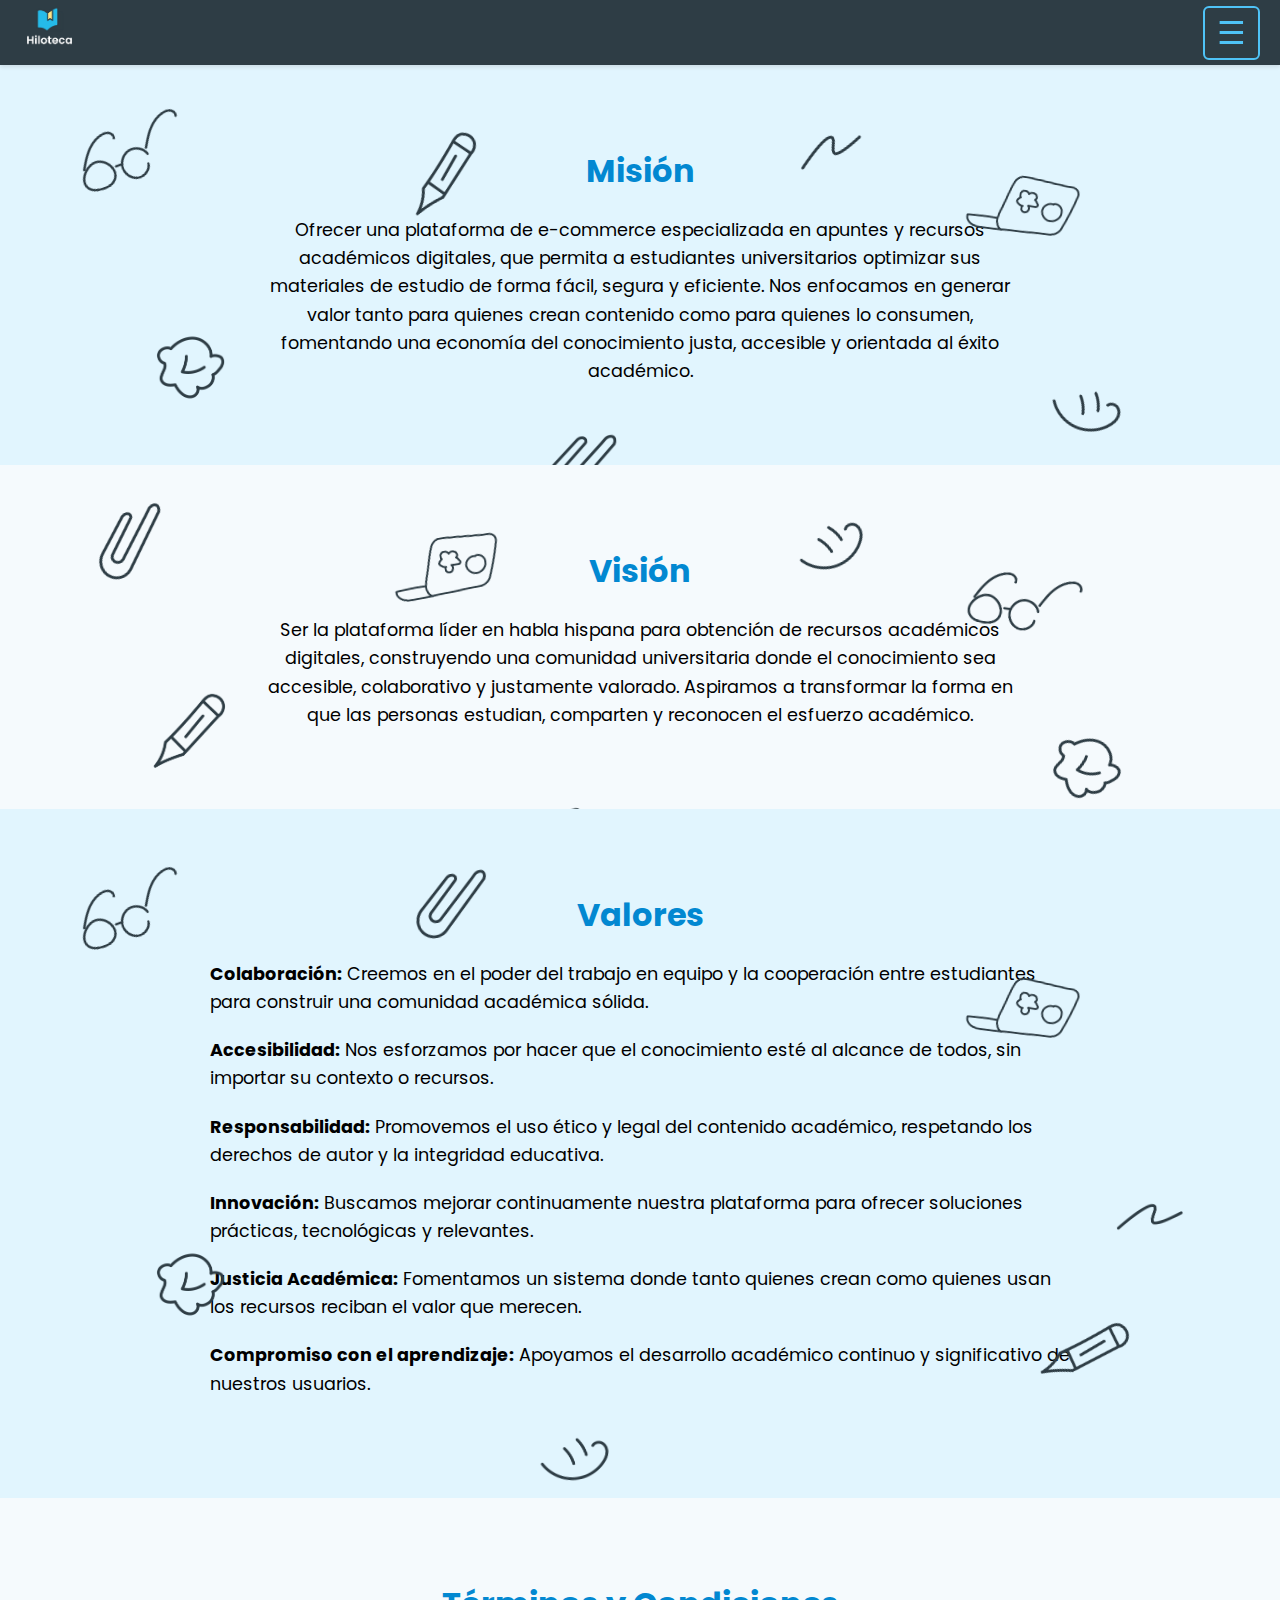
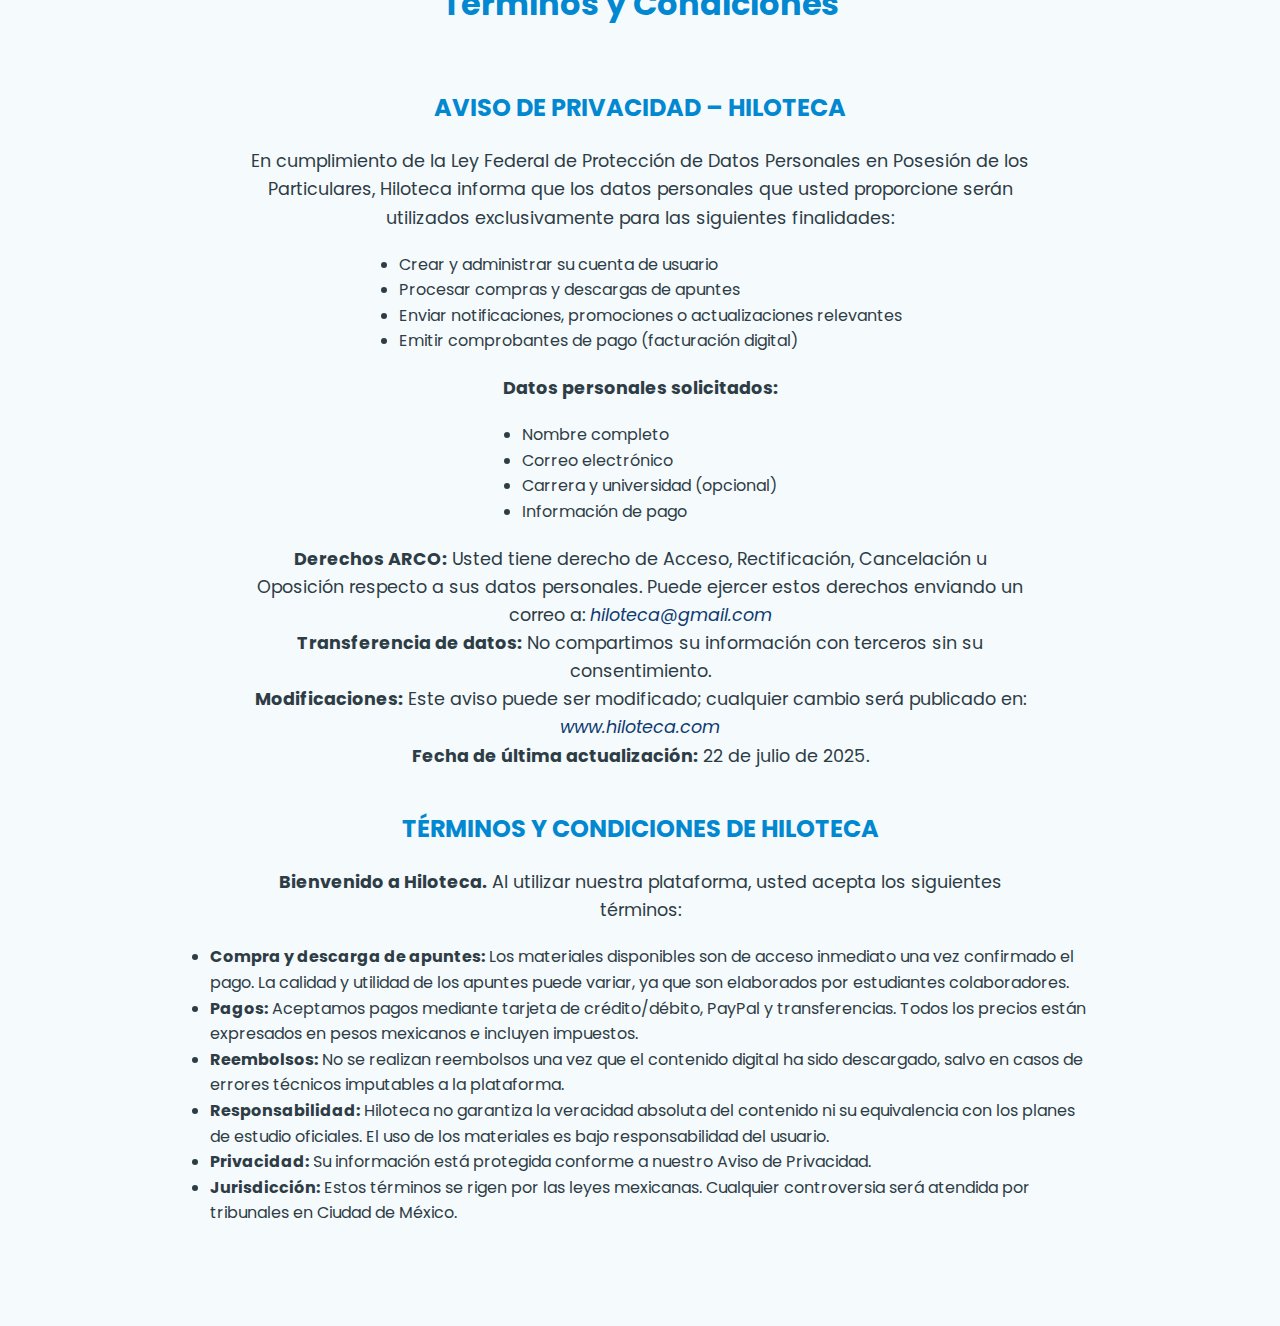
<file: empresa.html>
<!DOCTYPE html>
<html lang="es">

<head>
    <meta charset="UTF-8">
    <meta name="viewport" content="width=device-width, initial-scale=1.0">
    <title>Acerca de la Empresa</title>
    <link href="https://fonts.googleapis.com/css2?family=Poppins:wght@400;500;700&display=swap" rel="stylesheet">
    <style>
        * {
            box-sizing: border-box;
            margin: 0;
            padding: 0;
        }

        body {
            font-family: 'Poppins', sans-serif;
            font-weight: 400;
            background-color: #FFFFFF;
            color: #2E3D45;
            padding-top: 65px;
            line-height: 1.6;
        }

        .navbar {
            position: fixed;
            top: 0;
            left: 0;
            width: 100%;
            height: 65px;
            background-color: #2E3D45;
            display: flex;
            justify-content: space-between;
            align-items: center;
            padding: 0 20px;
            z-index: 999;
            box-shadow: 0 2px 4px rgba(0, 0, 0, 0.1);
        }

        .logo img {
            height: 60px;
        }

        .menu-toggle {
            font-size: 2rem;
            background: none;
            border: 2px solid #4FC3F7;
            color: #4FC3F7;
            cursor: pointer;
            border-radius: 6px;
            padding: 6px 12px;
            font-weight: 500;
        }

        .menu {
            display: none;
            position: absolute;
            top: 65px;
            right: 20px;
            background-color: #f0f4fb;
            width: 220px;
            z-index: 1000;
            box-shadow: 0 4px 6px rgba(0, 0, 0, 0.1);
            border-radius: 8px;
        }

        .menu.show {
            display: block;
        }

        .menu ul {
            list-style: none;
            padding: 0;
            margin: 0;
        }

        .menu ul li a {
            display: block;
            padding: 12px;
            text-decoration: none;
            color: #103c71;
            font-weight: 500;
            transition: background-color 0.3s ease;
        }

        .menu ul li a:hover {
            background-color: #dce6f5;
            color: #072b53;
        }

        .section {
            width: 100%;
            padding: 80px 20px;
            display: flex;
            flex-direction: column;
            align-items: center;
        }

        .section:nth-child(even) {
            background-color: #f5fafd;
        }

        .section:nth-child(odd) {
            background-color: #E1F5FE;
        }

        .section h2 {
            font-weight: 700;
            color: #0288D1;
            font-size: 2rem;
            margin-bottom: 20px;
            text-align: center;
        }

        .section p {
            max-width: 800px;
            text-align: center;
            font-weight: 400;
            font-size: 1.1rem;
            padding: 0 10px;
        }

        .valores-lista {
            max-width: 900px;
            padding: 0 20px;
            list-style-type: none;
            color: #000000;
        }

        .valores-lista li {
            margin-bottom: 20px;
            font-size: 1.1rem;
            font-weight: 400;
        }

        .valores-lista li strong {
            color: #000000;
            font-weight: 700;
        }

        .section#mision {
            position: relative;
            overflow: hidden;
        }

        .section#vision {
            position: relative;
            overflow: hidden;
        }

        .section#valores {
            position: relative;
            overflow: hidden;
        }
        .section#terminos {
            position: relative;
            overflow: hidden;
        }

        .iconos-revueltos {
            position: absolute;
            top: 0;
            left: 0;
            width: 100%;
            height: 100%;
            pointer-events: none;
            z-index: 0;
        }

        .iconos-revueltos .icon {
            position: absolute;
            width: 125px;
            height: 125px;
            transform: rotate(var(--rot, 0deg)) scale(1);
        }

        /* Posiciones dispersas manuales */
        .icon1 {
            top: 5%;
            left: 5%;
            --rot: -20deg;
        }

        .icon2 {
            top: 70%;
            left: 80%;
            --rot: 20deg;
        }

        .icon3 {
            top: 12%;
            left: 30%;
            --rot: -10deg;
        }

        .icon4 {
            top: 5%;
            left: 60%;
            --rot: -20deg;
        }

        .icon5 {
            top: 60%;
            left: 10%;
            --rot: 0deg;
        }

        .icon6 {
            top: 20%;
            left: 75%;
            --rot: 8deg;
        }

        .icon7 {
            top: 85%;
            left: 40%;
            --rot: -5deg;
        }

        .icon8 {
            top: 50%;
            left: 85%;
            --rot: -5deg;
        }

        .icon9 {
            top: 5%;
            left: 30%;
            --rot: -10deg;
        }

        .legal-list {
            list-style-type: disc;
            max-width: 900px;
            padding-left: 20px;
            margin: 20px auto;
            color: #2E3D45;
        }

        .section h3 {
            font-size: 1.5rem;
            font-weight: 700;
            color: #0288D1;
            margin-top: 40px;
            margin-bottom: 20px;
            text-align: center;
        }

        .section em {
            color: #103c71;
        }
    </style>
</head>

<body>

    <header class="navbar">
        <a href="index.html" class="logo">
            <img src="images/Logo_negro_Letras_blancas.png" alt="Logo">
        </a>
        <button class="menu-toggle" onclick="toggleMenu()">☰</button>
        <nav class="menu" id="menu">
            <ul>
                <li><a href="#mision">Misión</a></li>
                <li><a href="#vision">Visión</a></li>
                <li><a href="#valores">Valores</a></li>
                <li><a href="#terminos">Terminos y Condiciones</a></li>
            </ul>
        </nav>
    </header>

    <main>
        <section class="section" id="mision">
            <h2>Misión</h2>

            <!-- Íconos decorativos distribuidos -->
            <div class="iconos-revueltos">
                <img src="images/Lentes_negro.png" class="icon icon1">
                <img src="images/Garabato_negro.png" class="icon icon2">
                <img src="images/Lapiz_negro.png" class="icon icon3">
                <img src="images/Linea_negro.png" class="icon icon4">
                <img src="images/Nube_negro.png" class="icon icon5">
                <img src="images/Compu_negro.png" class="icon icon6">
                <img src="images/Clip_negro.png" class="icon icon7">
            </div>
            <p style="color: #000000;">Ofrecer una plataforma de e-commerce especializada en apuntes y recursos
                académicos digitales, que permita a estudiantes universitarios optimizar sus
                materiales de estudio de forma fácil, segura y eficiente. Nos enfocamos en generar valor tanto
                para quienes crean contenido como para quienes lo consumen, fomentando una economía del
                conocimiento justa, accesible y orientada al éxito académico.</p>
        </section>

        <section class="section" id="vision">
            <h2>Visión</h2>
            <div class="iconos-revueltos">
                <img src="images/Lentes_negro.png" class="icon icon6">
                <img src="images/Garabato_negro.png" class="icon icon4">
                <img src="images/Lapiz_negro.png" class="icon icon5">
                <img src="images/Linea_negro.png" class="icon icon7">
                <img src="images/Nube_negro.png" class="icon icon2">
                <img src="images/Compu_negro.png" class="icon icon3">
                <img src="images/Clip_negro.png" class="icon icon1">
            </div>
            <p style="color: #000000;">Ser la plataforma líder en habla hispana para obtención de
                recursos académicos digitales, construyendo una comunidad universitaria donde el
                conocimiento sea accesible, colaborativo y justamente valorado. Aspiramos a transformar la forma
                en que las personas estudian, comparten y reconocen el esfuerzo académico.</p>
        </section>

        <section class="section" id="valores">
            <h2>Valores</h2>
            <div class="iconos-revueltos">
                <img src="images/Lentes_negro.png" class="icon icon1">
                <img src="images/Garabato_negro.png" class="icon icon7">
                <img src="images/Lapiz_negro.png" class="icon icon2">
                <img src="images/Linea_negro.png" class="icon icon8">
                <img src="images/Nube_negro.png" class="icon icon5">
                <img src="images/Compu_negro.png" class="icon icon6">
                <img src="images/Clip_negro.png" class="icon icon9">
            </div>
            <ul class="valores-lista">
                <li><strong>Colaboración:</strong> Creemos en el poder del trabajo en equipo y la cooperación entre
                    estudiantes para construir una comunidad académica sólida.</li>
                <li><strong>Accesibilidad:</strong> Nos esforzamos por hacer que el conocimiento esté al alcance de
                    todos, sin importar su contexto o recursos.</li>
                <li><strong>Responsabilidad:</strong> Promovemos el uso ético y legal del contenido académico,
                    respetando los derechos de autor y la integridad educativa.</li>
                <li><strong>Innovación:</strong> Buscamos mejorar continuamente nuestra plataforma para ofrecer
                    soluciones prácticas, tecnológicas y relevantes.</li>
                <li><strong>Justicia Académica:</strong> Fomentamos un sistema donde tanto quienes crean como quienes
                    usan los recursos reciban el valor que merecen.</li>
                <li><strong>Compromiso con el aprendizaje:</strong> Apoyamos el desarrollo académico continuo y
                    significativo de nuestros usuarios.</li>
            </ul>
        </section>

        <section class="section" id="terminos">
            <h2>Términos y Condiciones</h2>
    

            <h3>AVISO DE PRIVACIDAD – HILOTECA</h3>
            <p>
                En cumplimiento de la Ley Federal de Protección de Datos Personales en Posesión de los Particulares,
                Hiloteca informa que los datos personales que usted proporcione serán utilizados exclusivamente para las
                siguientes finalidades:
            </p>
            <ul class="legal-list">
                <li>Crear y administrar su cuenta de usuario</li>
                <li>Procesar compras y descargas de apuntes</li>
                <li>Enviar notificaciones, promociones o actualizaciones relevantes</li>
                <li>Emitir comprobantes de pago (facturación digital)</li>
            </ul>

            <p><strong>Datos personales solicitados:</strong></p>
            <ul class="legal-list">
                <li>Nombre completo</li>
                <li>Correo electrónico</li>
                <li>Carrera y universidad (opcional)</li>
                <li>Información de pago</li>
            </ul>

            <p><strong>Derechos ARCO:</strong> Usted tiene derecho de Acceso, Rectificación, Cancelación u Oposición
                respecto a sus datos personales. Puede ejercer estos derechos enviando un correo a:
                <em>hiloteca@gmail.com</em></p>

            <p><strong>Transferencia de datos:</strong> No compartimos su información con terceros sin su
                consentimiento.</p>

            <p><strong>Modificaciones:</strong> Este aviso puede ser modificado; cualquier cambio será publicado en:
                <em>www.hiloteca.com</em></p>

            <p><strong>Fecha de última actualización:</strong> 22 de julio de 2025.</p>

            <h3>TÉRMINOS Y CONDICIONES DE HILOTECA</h3>

            <p><strong>Bienvenido a Hiloteca.</strong> Al utilizar nuestra plataforma, usted acepta los siguientes
                términos:</p>

            <ul class="legal-list">
                <li><strong>Compra y descarga de apuntes:</strong> Los materiales disponibles son de acceso inmediato
                    una vez confirmado el pago. La calidad y utilidad de los apuntes puede variar, ya que son elaborados
                    por estudiantes colaboradores.</li>

                <li><strong>Pagos:</strong> Aceptamos pagos mediante tarjeta de crédito/débito, PayPal y transferencias.
                    Todos los precios están expresados en pesos mexicanos e incluyen impuestos.</li>

                <li><strong>Reembolsos:</strong> No se realizan reembolsos una vez que el contenido digital ha sido
                    descargado, salvo en casos de errores técnicos imputables a la plataforma.</li>

                <li><strong>Responsabilidad:</strong> Hiloteca no garantiza la veracidad absoluta del contenido ni su
                    equivalencia con los planes de estudio oficiales. El uso de los materiales es bajo responsabilidad
                    del usuario.</li>

                <li><strong>Privacidad:</strong> Su información está protegida conforme a nuestro Aviso de Privacidad.
                </li>

                <li><strong>Jurisdicción:</strong> Estos términos se rigen por las leyes mexicanas. Cualquier
                    controversia será atendida por tribunales en Ciudad de México.</li>
            </ul>
        </section>
    </main>

    <script>
        function toggleMenu() {
            const menu = document.getElementById('menu');
            menu.classList.toggle('show');
        }

        document.addEventListener('click', function (event) {
            const menu = document.getElementById('menu');
            const toggleButton = document.querySelector('.menu-toggle');

            if (menu.classList.contains('show') &&
                !menu.contains(event.target) &&
                !toggleButton.contains(event.target)) {
                menu.classList.remove('show');
            }
        });
    </script>

</body>

</html>
</file>
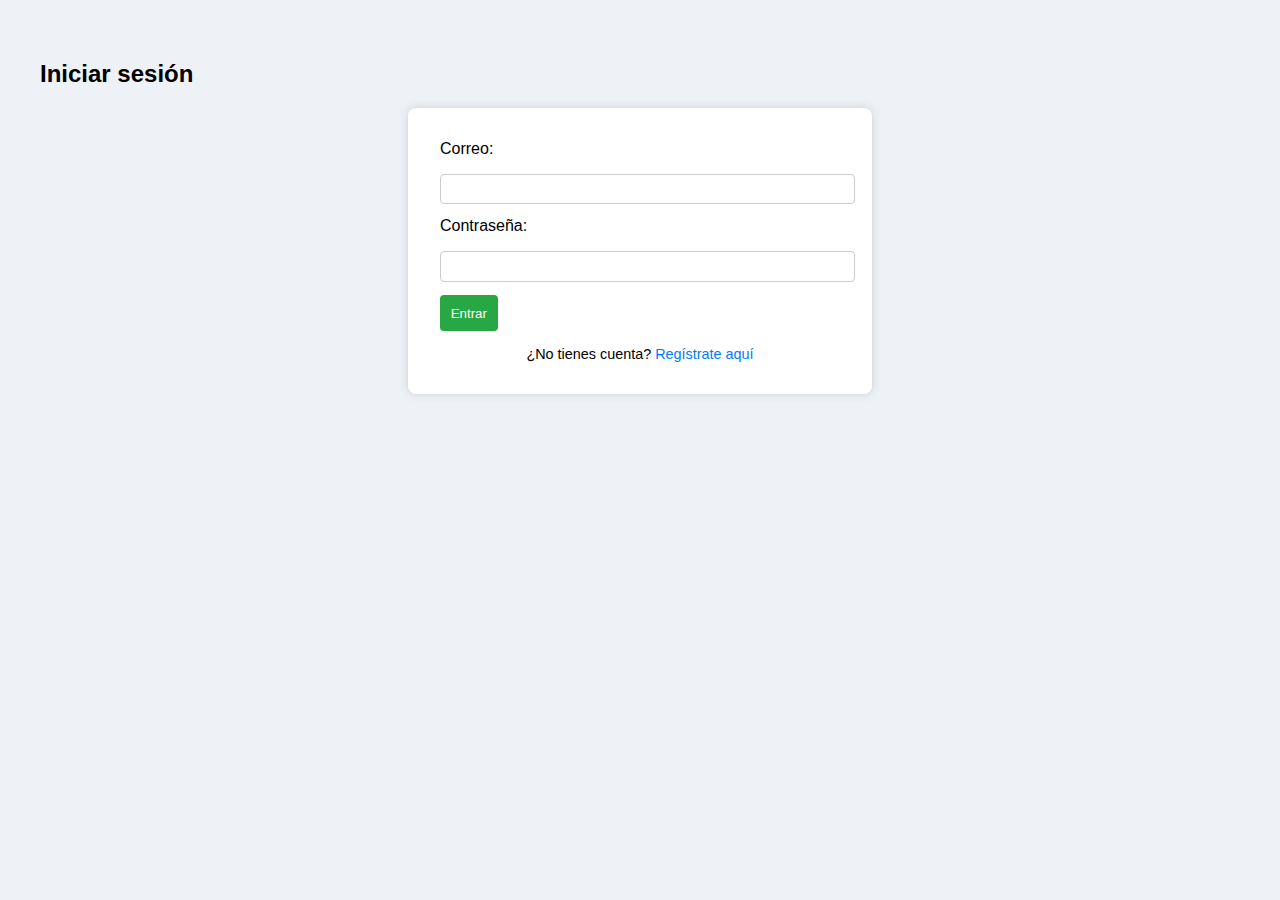
<file: login.html>
<!DOCTYPE html>
<html lang="es">
<head>
	<meta charset="UTF-8">
	<title>Login</title>
	<style>
		body { font-family: Poppins, sans-serif; background: #eef2f7; padding: 2em; }
		form { background: white; padding: 2em; max-width: 400px; margin: auto; border-radius: 8px; box-shadow: 0 0 10px #ccc; }
		label, input { display: block; width: 100%; margin-bottom: 1em; }
		input { padding: 0.5em; border: 1px solid #ccc; border-radius: 4px; }
		button { padding: 0.8em; background: #28a745; color: white; border: none; border-radius: 4px; cursor: pointer; }
		.enlace-registro { text-align: center; margin-top: 1em; font-size: 0.9em; }
		.enlace-registro a { color: #007bff; text-decoration: none; }
		.enlace-registro a:hover { text-decoration: underline; }
	</style>
</head>
<body>
	<h2>Iniciar sesión</h2>
	<form id="loginForm">
		<label for="email">Correo:</label>
		<input type="email" id="email" required>

		<label for="password">Contraseña:</label>
		<input type="password" id="password" required>

		<button type="submit">Entrar</button>
		<div class="enlace-registro">
			¿No tienes cuenta? <a href="registro.html">Regístrate aquí</a>
		</div>
	</form>

	<script>
		document.getElementById('loginForm').addEventListener('submit', function(e) {
			e.preventDefault();
			const email = document.getElementById('email').value;
			const password = document.getElementById('password').value;

			const guardadoEmail = localStorage.getItem('usuario_email');
			const guardadoPass = localStorage.getItem('usuario_pass');

			if (email === guardadoEmail && password === guardadoPass) {
				alert("🎉 ¡Bienvenido!");
				window.location.href = 'https://edu-hiloteca2.odoo.com/'; // página destino tras login
			} else {
				alert("❌ Correo o contraseña incorrectos.");
			}
		});
	</script>
</body>
</html>
</file>
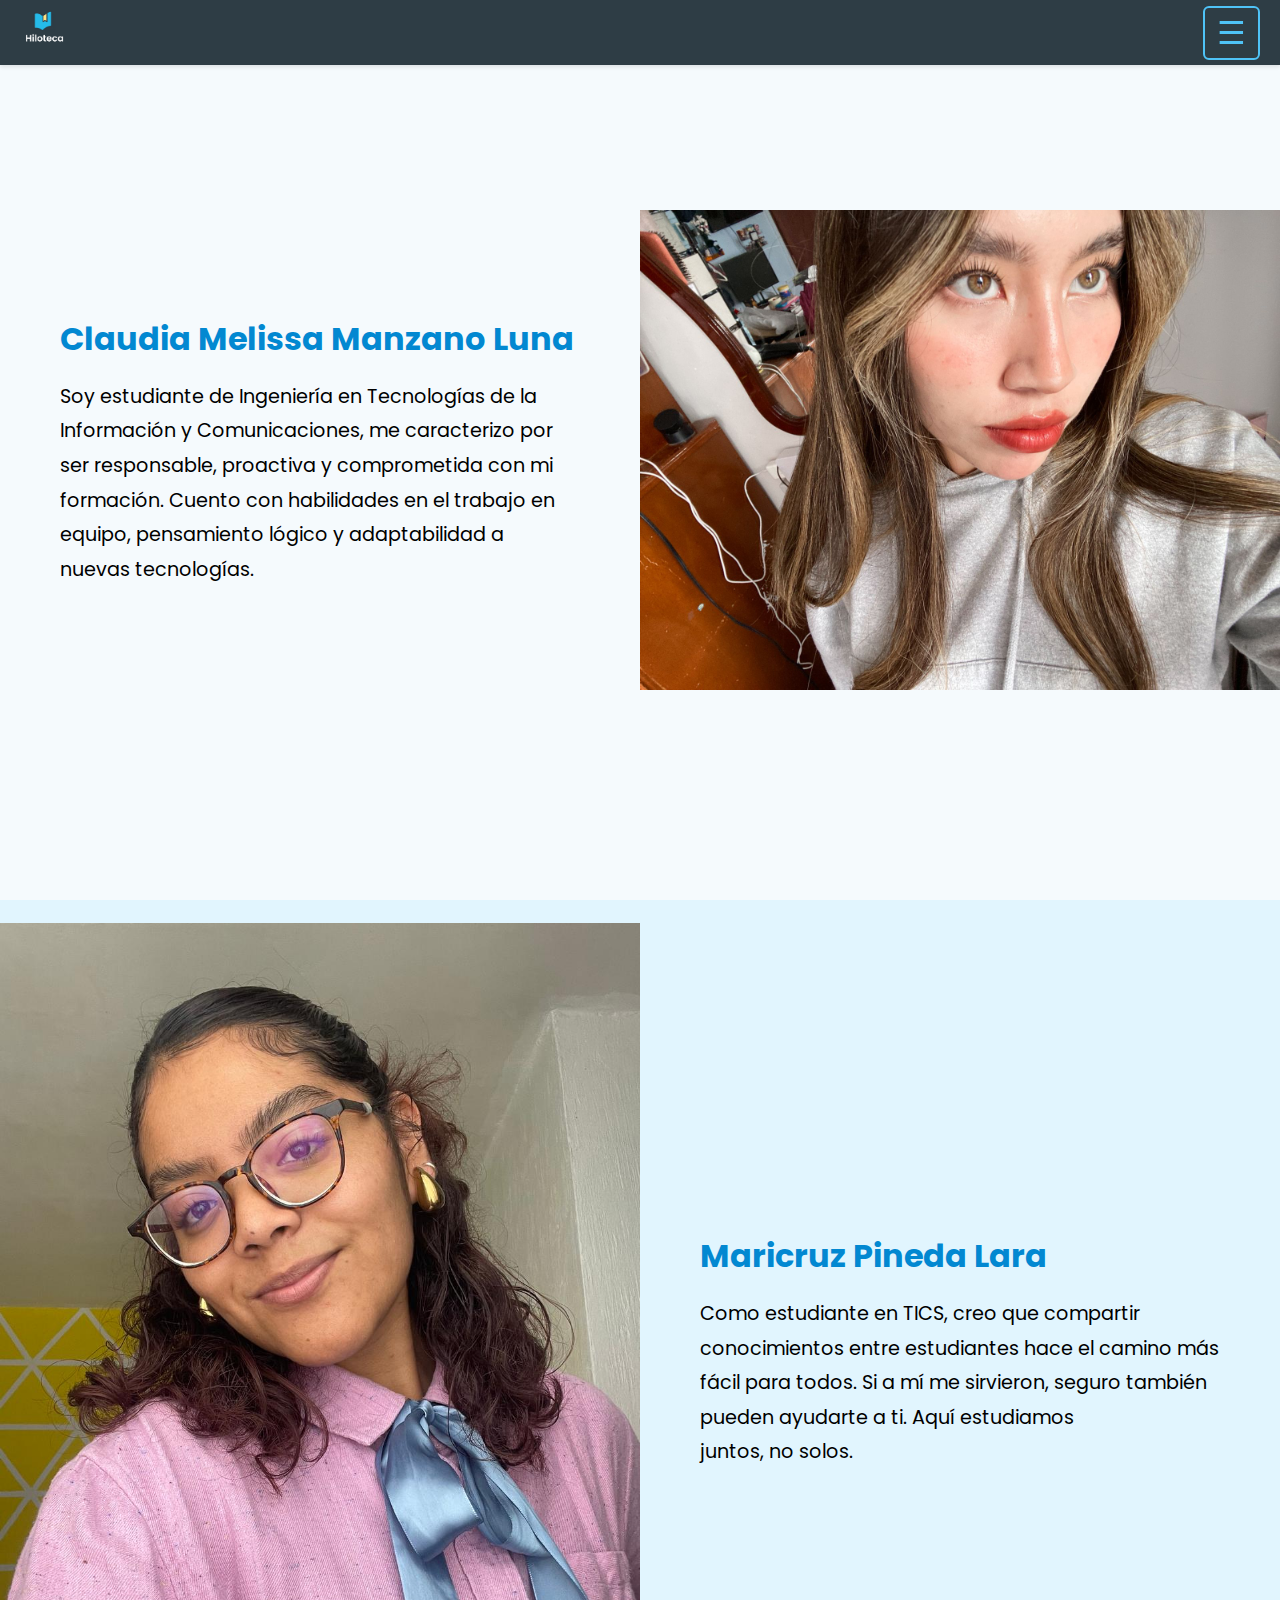
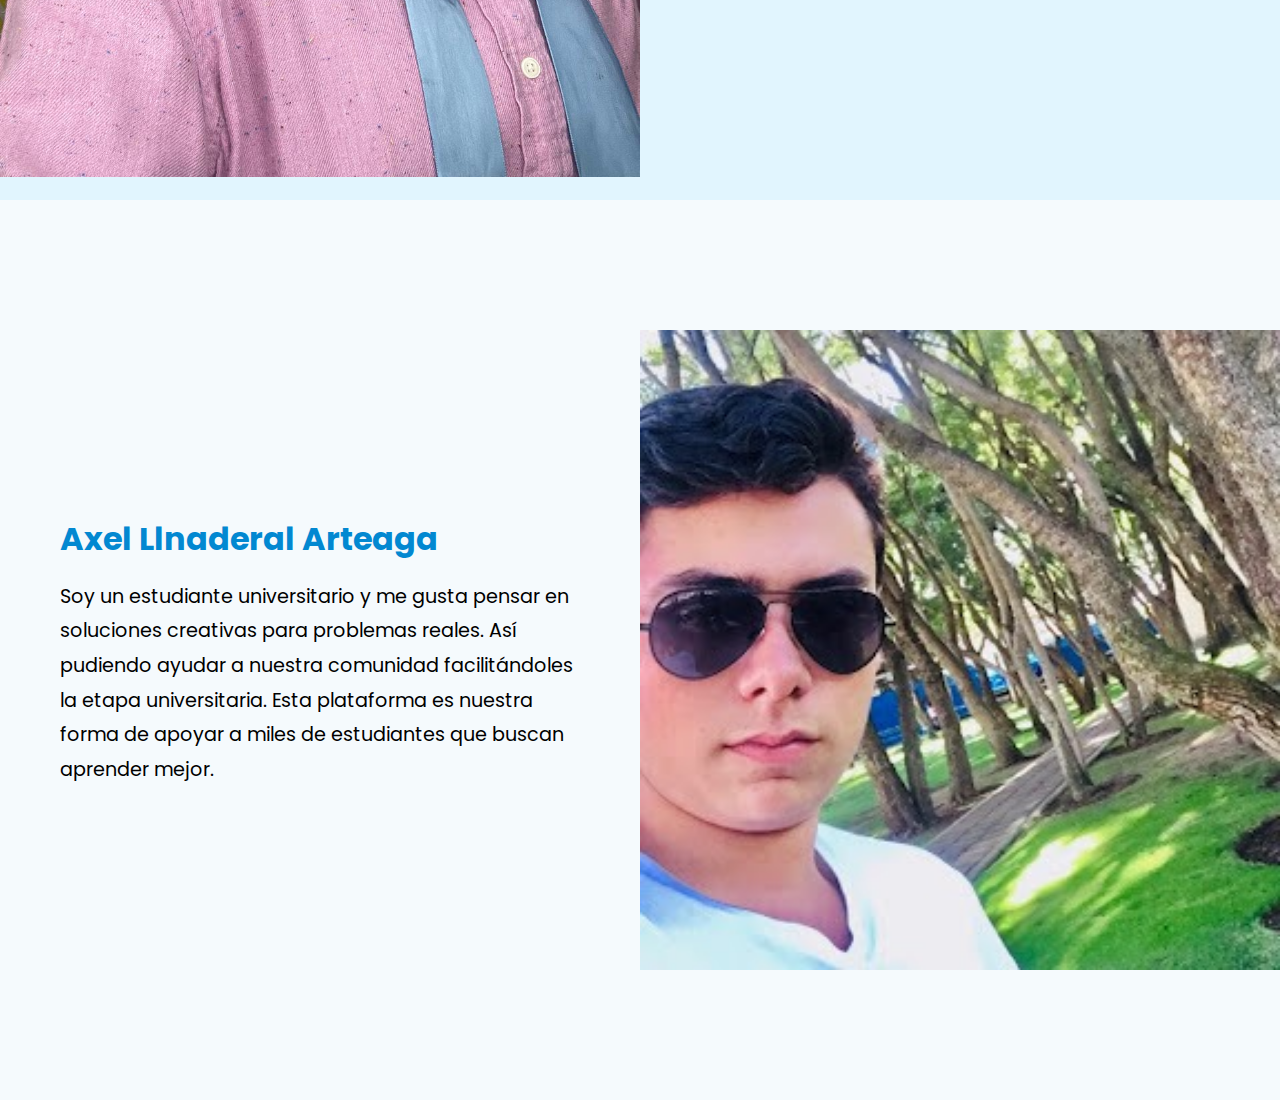
<file: nosotros.html>
<!DOCTYPE html>
<html lang="es">

<head>
    <meta charset="UTF-8">
    <meta name="viewport" content="width=device-width, initial-scale=1.0">
    <title>Acerca de Nosotros</title>
    <link href="https://fonts.googleapis.com/css2?family=Poppins:wght@400;500;700&display=swap" rel="stylesheet">
    <style>
        @import url('https://fonts.googleapis.com/css2?family=Poppins:wght@400;500;700&display=swap');

* {
	box-sizing: border-box;
	margin: 0;
	padding: 0;
}

body {
	background-color: #FFFFFF;
	color: #2E3D45;
	font-family: 'Poppins', sans-serif;
	font-weight: 400; /* Regular para textos generales */
	line-height: 1.6;
}

/* Navbar */
.navbar {
    position: fixed;
	top: 0;
	left: 0;
	width: 100%;
	height: 65px;
	display: flex;
	background-color: #2E3D45;
	justify-content: space-between;
	align-items: center;
	padding: 10px 20px;
	box-shadow: 0 2px 4px rgba(0, 0, 0, 0.1);
	
}

.logo img {
	height: 50px;
}

.menu-toggle {
	font-size: 2rem;
	background: none;
	border: 2px solid #4FC3F7;
	color: #4FC3F7;
	cursor: pointer;
	border-radius: 6px;
	padding: 6px 12px;
	font-weight: 500; /* Medium para botones */
}

.menu {
	display: none;
	position: absolute;
	top: 60px;
	right: 20px;
	background-color: #FFFFFF;
	width: 200px;
	z-index: 1000;
	box-shadow: 0 4px 6px rgba(0, 0, 0, 0.1);
	border-radius: 8px;
}

.menu.show {
	display: block;
}

.menu ul {
	list-style: none;
	margin: 0;
	padding: 0;
}

.menu ul li a {
	display: block;
	padding: 12px;
	text-decoration: none;
	color: #2E3D45;
	font-weight: 500; /* Medium para ítems de menú */
	transition: background-color 0.3s, color 0.3s;
}

.menu ul li a:hover {
	background-color: #E1F5FE;
	color: #0288D1;
}

/* Secciones de personas */
.section {
	display: flex;
	width: 100%;
	min-height: 100vh;
	align-items: center;
	padding: 0;
}

.section:nth-child(even) {
	flex-direction: row-reverse;
	background-color: #f5fafd;
}

.section:nth-child(odd) {
	background-color: #E1F5FE;
}

.section img {
	width: 50%;
	height: 100%;
	object-fit: cover;
}

.section-text {
	width: 50%;
	padding: 60px;
	display: flex;
	flex-direction: column;
	justify-content: center;
}

.section-text h3 {
	color: #0288D1;
	font-size: 2rem;
	font-weight: 700;
	margin-bottom: 16px;
}

.section-text p {
	font-weight: 400;
	font-size: 1.2rem;
	line-height: 1.8;
}

/* Botón extra o llamadas de atención */
button.cta {
	background-color: #0288D1;
	color: #FFFFFF;
	border: none;
	padding: 10px 20px;
	border-radius: 6px;
	font-weight: 500; /* Medium para botones */
	cursor: pointer;
	transition: background-color 0.3s ease;
}

button.cta:hover {
	background-color: #4FC3F7;
}

/* Líneas divisoras suaves */
.divider {
	border-top: 1px solid #C7C9D3;
	margin: 40px 0;
}
    </style>
</head>

<body>

    <!-- Navbar -->
    <header class="navbar">
        <a href="index.html" class="logo">
            <img src="images/Logo_negro_Letras_blancas.png" alt="Logo">
        </a>
        <button class="menu-toggle" onclick="toggleMenu()">☰</button>
        <nav class="menu" id="menu">
            <ul>
                <li><a href="#Melissa">Melissa</a></li>
                <li><a href="#Maricruz">Maricruz</a></li>
                <li><a href="#Axel">Axel</a></li>
            </ul>
        </nav>
    </header>

    <!-- Secciones -->
    <section class="section" id="Melissa">
        <img src="images/Melissa.jpg" alt="Melissa">
        <div class="section-text">
            <h3>Claudia Melissa Manzano Luna</h3>
            <p style="color: #000000;">Soy estudiante de Ingeniería en Tecnologías de la Información y Comunicaciones,
			me caracterizo por ser responsable, proactiva y comprometida con mi formación. Cuento con habilidades en el 
			trabajo en equipo, pensamiento lógico y adaptabilidad a nuevas tecnologías.</p>
        </div>
    </section>

    <section class="section" id="Maricruz">
        <img src="images/Maricruz.jpg" alt="Maricruz">
        <div class="section-text">
            <h3>Maricruz Pineda Lara</h3>
            <p style="color: #000000;">Como estudiante en TICS, creo que compartir conocimientos entre estudiantes 
			hace el camino más fácil para todos. Si a mí me sirvieron, seguro también pueden ayudarte a ti. 
			Aquí estudiamos juntos, no solos.</p>
        </div>
    </section>

    <section class="section" id="Axel">
        <img src="images/Axel.jpg" alt="Axel">
        <div class="section-text">
            <h3>Axel Llnaderal Arteaga</h3>
            <p style="color: #000000;">Soy un estudiante universitario y me gusta pensar en soluciones creativas para problemas reales.
				Así pudiendo ayudar a nuestra comunidad facilitándoles  la etapa universitaria.
				Esta plataforma es nuestra forma de apoyar a miles de estudiantes que buscan aprender mejor.</p>
        </div>
    </section>

    <script>
        function toggleMenu() {
            const menu = document.getElementById('menu');
            menu.classList.toggle('show');
        }

        // Cierra el menú al hacer clic fuera de él
        document.addEventListener('click', function (event) {
            const menu = document.getElementById('menu');
            const toggleButton = document.querySelector('.menu-toggle');

            // Si el menú está abierto y el clic no fue en el botón ni dentro del menú, se cierra
            if (menu.classList.contains('show') &&
                !menu.contains(event.target) &&
                !toggleButton.contains(event.target)) {
                menu.classList.remove('show');
            }
        });
    </script>

</body>

</html>
</file>
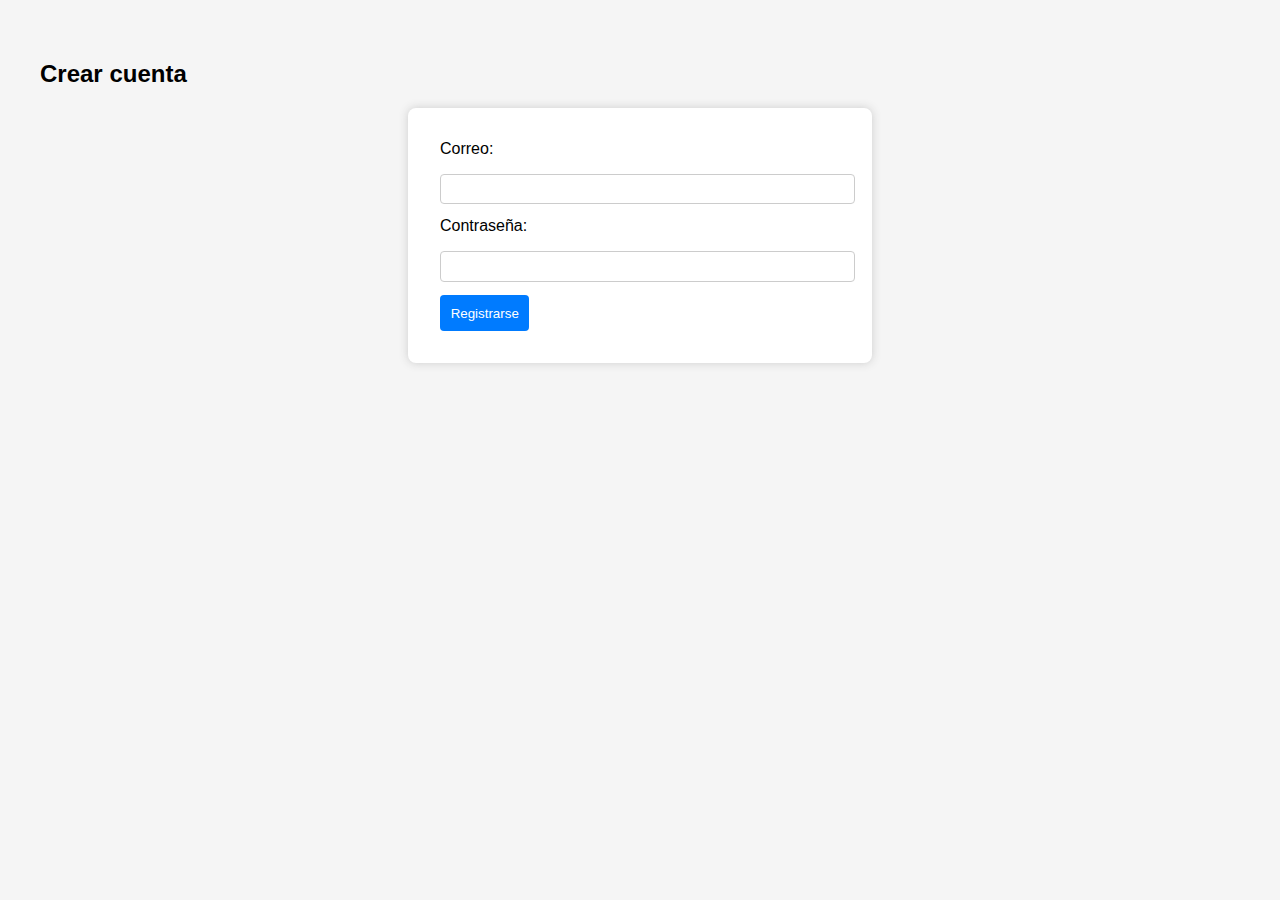
<file: registro.html>
<!DOCTYPE html>
<html lang="es">
<head>
	<meta charset="UTF-8">
	<title>Crear cuenta</title>
	<style>
		body { font-family: Poppins, sans-serif; background: #f5f5f5; padding: 2em; }
		form { background: white; padding: 2em; max-width: 400px; margin: auto; border-radius: 8px; box-shadow: 0 0 10px #ccc; }
		label, input { display: block; width: 100%; margin-bottom: 1em; }
		input { padding: 0.5em; border: 1px solid #ccc; border-radius: 4px; }
		button { padding: 0.8em; background: #007bff; color: white; border: none; border-radius: 4px; cursor: pointer; }
	</style>
</head>
<body>
	<h2>Crear cuenta</h2>
	<form id="registroForm">
		<label for="email">Correo:</label>
		<input type="email" id="email" required>

		<label for="password">Contraseña:</label>
		<input type="password" id="password" required>

		<button type="submit">Registrarse</button>
	</form>

	<script>
		document.getElementById('registroForm').addEventListener('submit', function(e) {
			e.preventDefault();
			const email = document.getElementById('email').value;
			const password = document.getElementById('password').value;

			localStorage.setItem('usuario_email', email);
			localStorage.setItem('usuario_pass', password);

			alert("✅ ¡Cuenta registrada!");
			window.location.href = 'login.html'; // opcional: redirigir a login
		});
	</script>
</body>
</html>
</file>
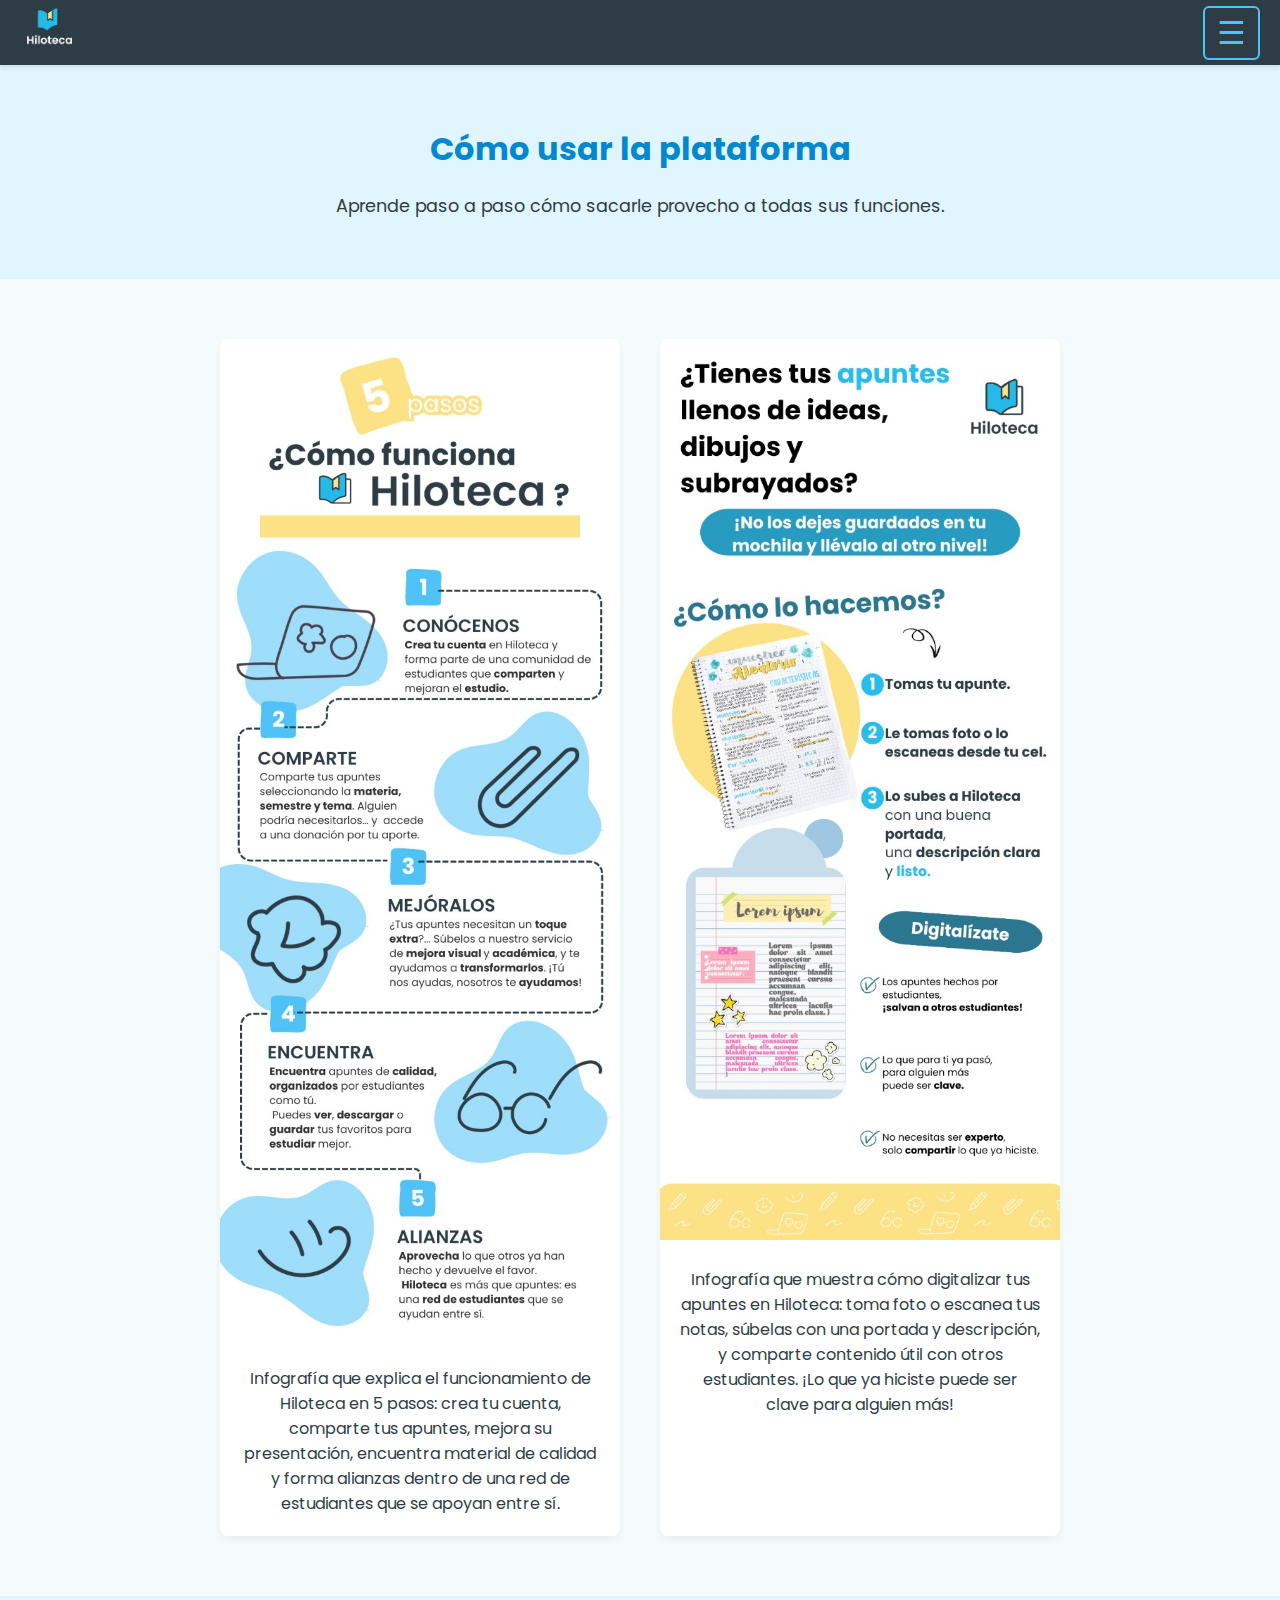
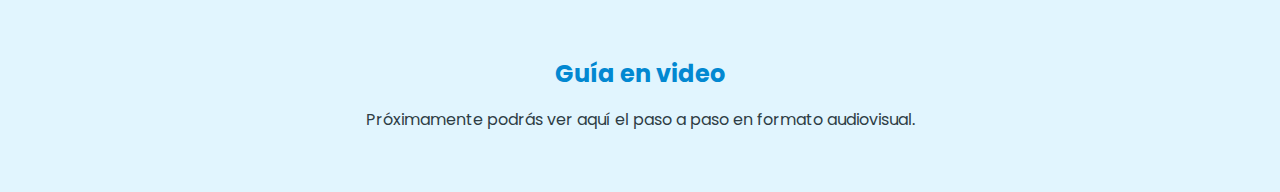
<file: usar.html>
<!DOCTYPE html>
<html lang="es">
<head>
	<meta charset="UTF-8">
	<meta name="viewport" content="width=device-width, initial-scale=1.0">
	<title>Cómo Usar la Plataforma</title>
	<link href="https://fonts.googleapis.com/css2?family=Poppins:wght@400;500;700&display=swap" rel="stylesheet">
	<style>
		* {
			box-sizing: border-box;
			margin: 0;
			padding: 0;
		}

		body {
			font-family: 'Poppins', sans-serif;
			font-weight: 400;
			background-color: #FFFFFF;
			color: #2E3D45;
			padding-top: 65px;
		}

		/* Navbar fija */
		.navbar {
			position: fixed;
			top: 0;
			left: 0;
			width: 100%;
			height: 65px;
			background-color: #2E3D45;
			display: flex;
			justify-content: space-between;
			align-items: center;
			padding: 0 20px;
			z-index: 999;
			box-shadow: 0 2px 4px rgba(0,0,0,0.1);
		}

		.logo img {
			height: 60px;
		}

		.menu-toggle {
			font-size: 2rem;
			background: none;
			border: 2px solid #4FC3F7;
			color: #4FC3F7;
			cursor: pointer;
			border-radius: 6px;
			padding: 6px 12px;
			font-weight: 500;
		}

		.menu {
			display: none;
			position: absolute;
			top: 65px;
			right: 20px;
			background-color: #f0f4fb;
			width: 220px;
			z-index: 1000;
			box-shadow: 0 4px 6px rgba(0,0,0,0.1);
			border-radius: 8px;
		}

		.menu.show {
			display: block;
		}

		.menu ul {
			list-style: none;
			padding: 0;
			margin: 0;
		}

		.menu ul li a {
			display: block;
			padding: 12px;
			text-decoration: none;
			color: #103c71;
			font-weight: 500;
			transition: background-color 0.3s ease;
		}

		.menu ul li a:hover {
			background-color: #dce6f5;
			color: #072b53;
		}

		main {
			width: 100%;
		}

		.intro {
			text-align: center;
			padding: 60px 20px;
			background-color: #E1F5FE;
		}

		.intro h1 {
			font-weight: 700;
			font-size: 2rem;
			color: #0288D1;
			margin-bottom: 20px;
		}

		.intro p {
			font-weight: 400;
			font-size: 1.1rem;
		}

		.infografias {
			display: flex;
			flex-wrap: wrap;
			justify-content: center;
			gap: 40px;
			padding: 60px 20px;
			background-color: #f5fafd;
		}

		.card {
			width: 400px;
			background-color: #FFFFFF;
			border-radius: 8px;
			box-shadow: 0 4px 8px rgba(0,0,0,0.05);
			overflow: hidden;
			text-align: center;
		}

		.card img {
			width: 100%;
			height: auto;
		}

		.card p {
			padding: 20px;
			font-weight: 400;
			font-size: 1rem;
		}

		.videos {
			text-align: center;
			padding: 60px 20px;
			background-color: #E1F5FE;
		}

		.videos h2 {
			font-weight: 700;
			font-size: 1.5rem;
			color: #0288D1;
			margin-bottom: 16px;
		}

		.videos p {
			font-weight: 400;
			font-size: 1rem;
		}
	</style>
</head>
<body>

	<header class="navbar">
		<a href="index.html" class="logo">
			<img src="images/Logo_negro_Letras_blancas.png" alt="Logo">
		</a>
		<button class="menu-toggle" onclick="toggleMenu()">☰</button>
		<nav class="menu" id="menu">
			<ul>
				<li><a href="#infografias">Infografías</a></li>
				<li><a href="#videos">Videos</a></li>
			</ul>
		</nav>
	</header>

	<main>
		<section class="intro">
			<h1>Cómo usar la plataforma</h1>
			<p>Aprende paso a paso cómo sacarle provecho a todas sus funciones.</p>
		</section>

		<section class="infografias" id="infografias">
			<div class="card">
				<img src="images/infografia1.jpg" alt="Infografía 1">
				<p>Infografía que explica el funcionamiento de Hiloteca en 5 pasos: 
                    crea tu cuenta, comparte tus apuntes, mejora su presentación, 
                    encuentra material de calidad y forma alianzas dentro de una red de 
                    estudiantes que se apoyan entre sí.</p>
			</div>
			<div class="card">
				<img src="images/infografia2.jpg" alt="Infografía 2">
				<p>Infografía que muestra cómo digitalizar tus apuntes en Hiloteca: 
					toma foto o escanea tus notas, súbelas con una portada y descripción, 
					y comparte contenido útil con otros estudiantes. ¡Lo que ya hiciste puede 
					ser clave para alguien más!</p>
			</div>
		</section>

		<section class="videos" id="videos">
			<h2>Guía en video</h2>
			<p>Próximamente podrás ver aquí el paso a paso en formato audiovisual.</p>
			<!-- Aquí puedes insertar un iframe de YouTube -->
			<!-- <iframe width="560" height="315" src="URL_DEL_VIDEO" frameborder="0" allowfullscreen></iframe> -->
		</section>
	</main>

	<script>
		function toggleMenu() {
			const menu = document.getElementById('menu');
			menu.classList.toggle('show');
		}

		document.addEventListener('click', function(event) {
			const menu = document.getElementById('menu');
			const toggleButton = document.querySelector('.menu-toggle');

			if (menu.classList.contains('show') &&
				!menu.contains(event.target) &&
				!toggleButton.contains(event.target)) {
				menu.classList.remove('show');
			}
		});
	</script>

</body>
</html>
</file>
